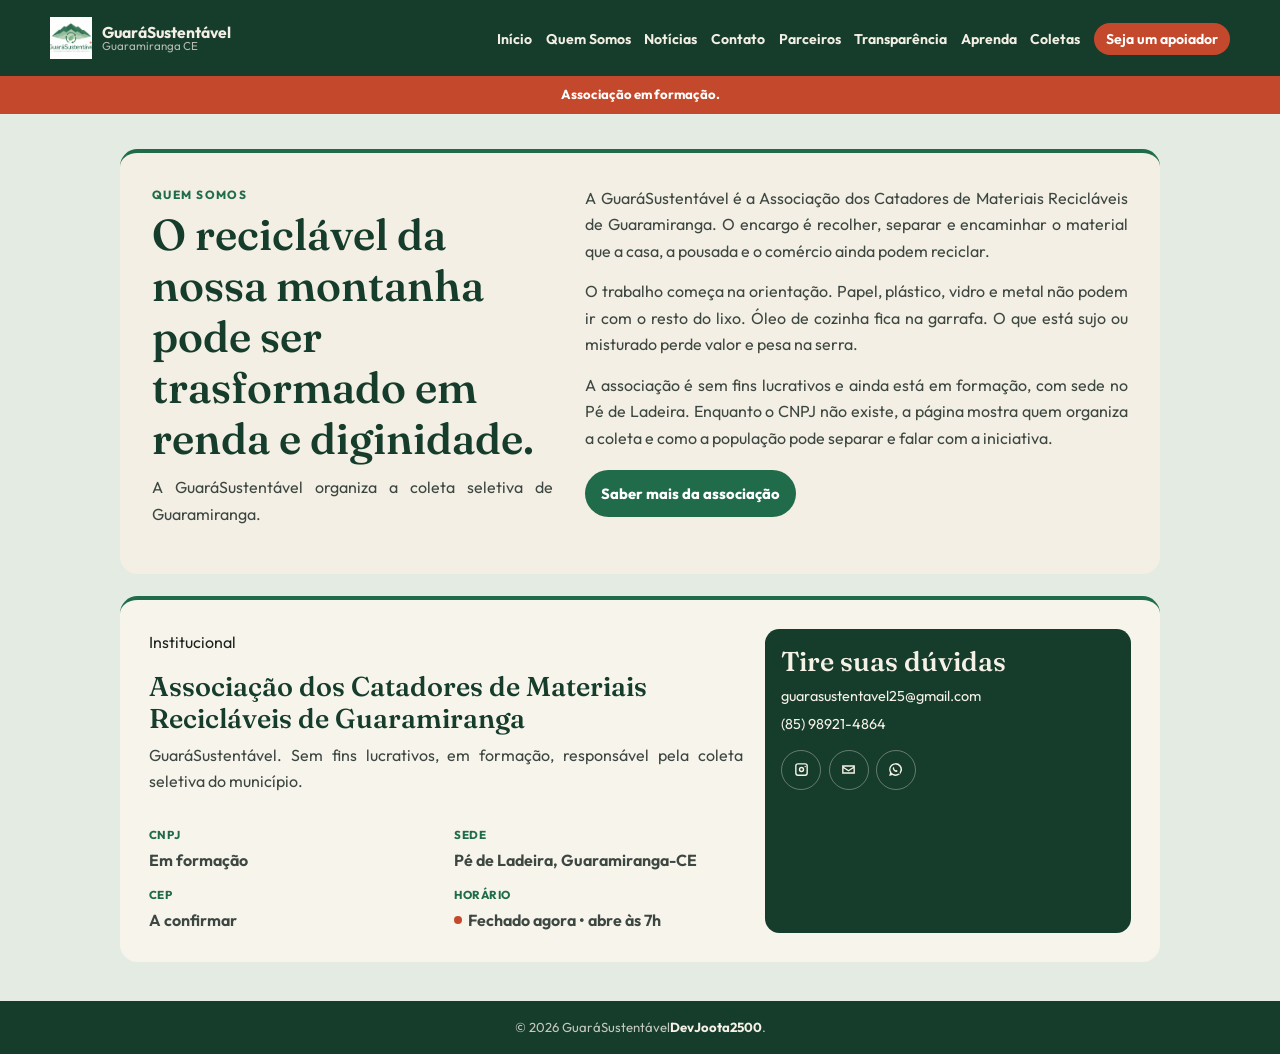
<file: index.html>
<!DOCTYPE html>
<html lang="pt-BR">

<head>
    <meta charset="UTF-8">
    <meta name="viewport" content="width=device-width, initial-scale=1.0">
    <title>GuaráSustentável | Associação de Catadores de Guaramiranga</title>
    <meta name="description" content="GuaráSustentável é a Associação dos Catadores de Materiais Recicláveis de Guaramiranga. Reciclagem, sustentabilidade, inclusão social e cuidado com a Serra de Guaramiranga.">
    <meta name="author" content="João Victor Rocha Costa - DevJoota2500">
    <link rel="icon" type="image/png" href="/favicon/favicon.png">
    <link rel="preconnect" href="https://fonts.googleapis.com">
    <link rel="preconnect" href="https://fonts.gstatic.com" crossorigin>
    <link href="https://fonts.googleapis.com/css2?family=Fraunces:opsz,wght@9..144,520;9..144,620&family=Outfit:wght@400;600;700&display=swap" rel="stylesheet">
    <link rel="stylesheet" href="/css/estilo.css">
</head>

<body id="inicio">
    <div id="montagem"></div>
    <script src="/js/nav.js"></script>
    <script src="/js/horario.js"></script>
    <script src="/js/partes.js"></script>
</body>

</html>
</file>
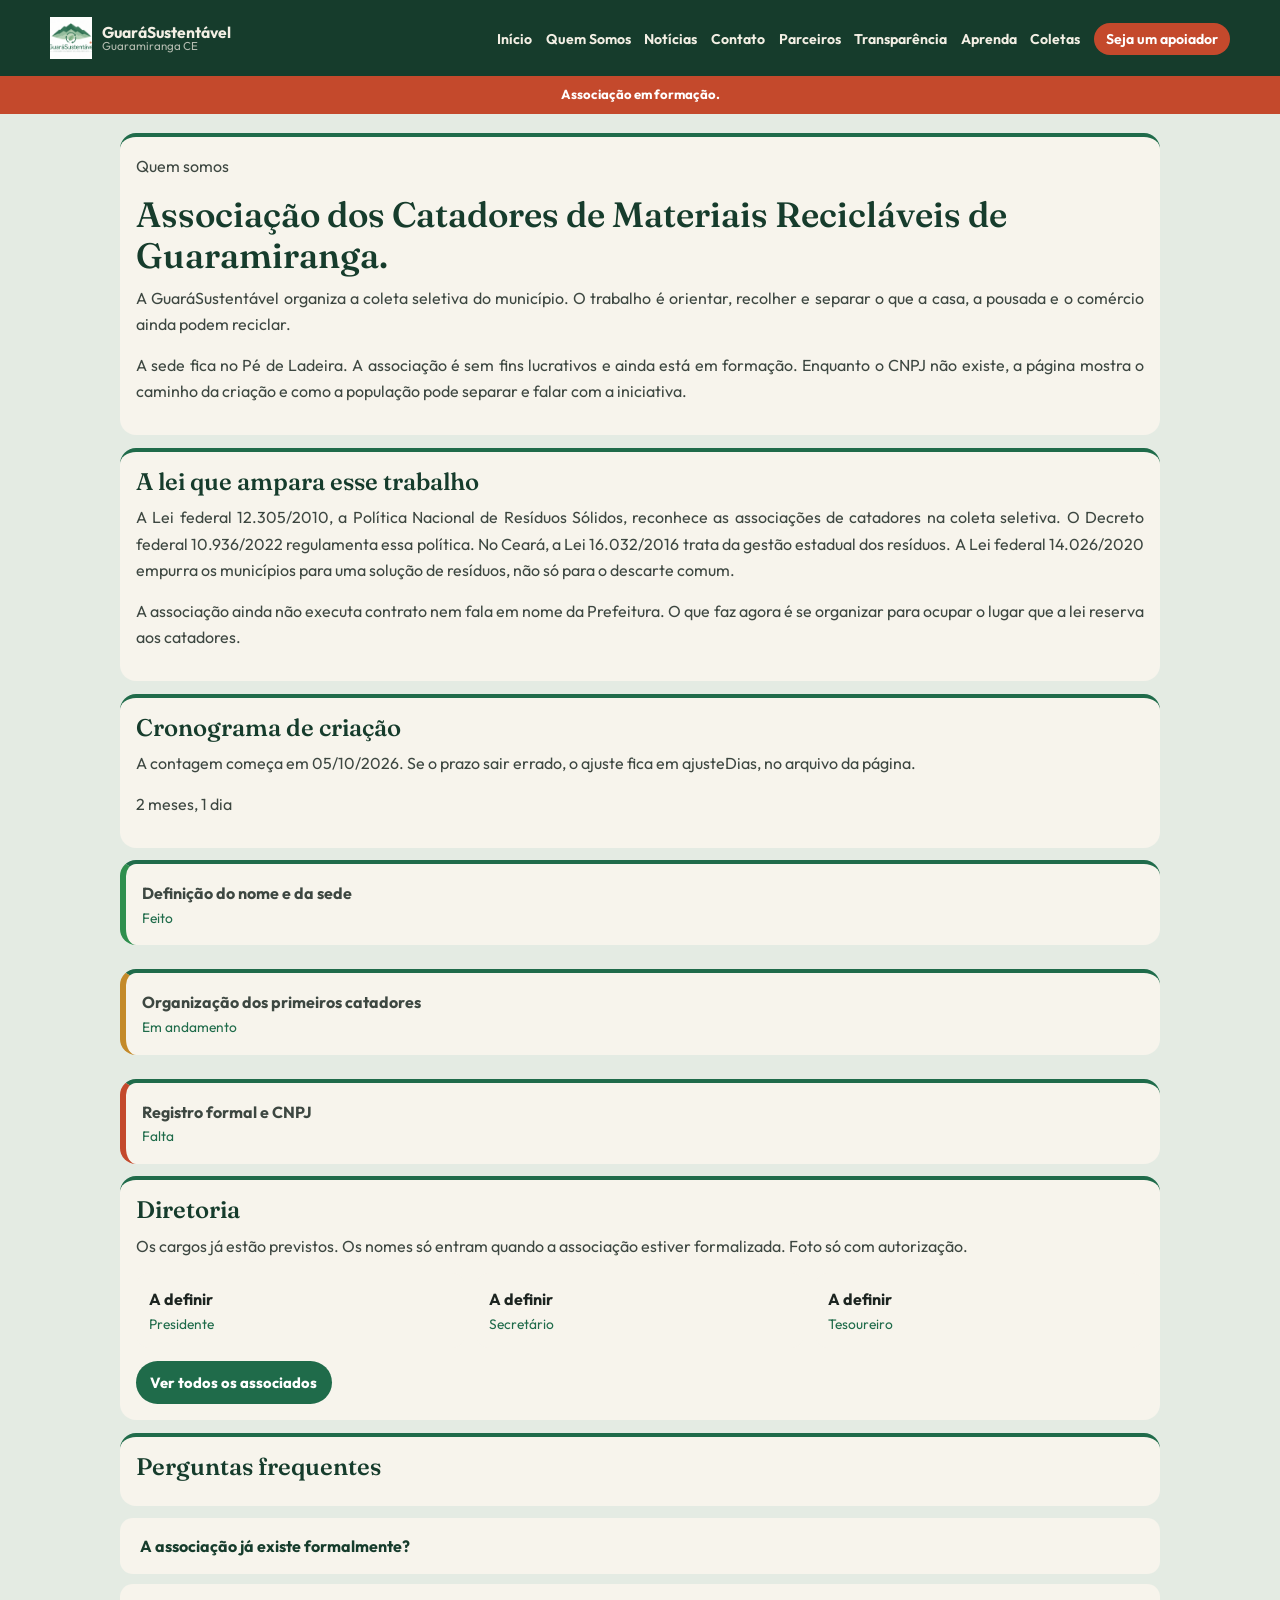
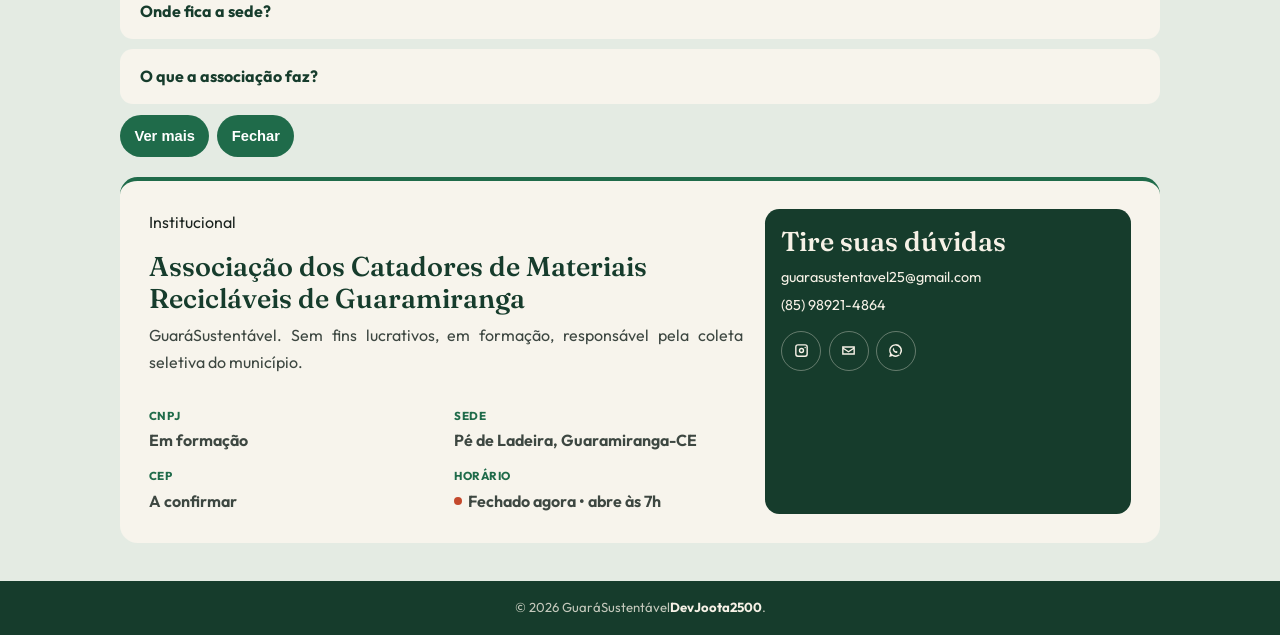
<file: paginas/quem-somos.html>
<!DOCTYPE html>
<html lang="pt-BR">

<head>
    <meta charset="UTF-8">
    <meta name="viewport" content="width=device-width, initial-scale=1.0">
    <title>Quem Somos | GuaráSustentável</title>
    <meta name="description" content="Conheça a Associação dos Catadores de Materiais Recicláveis de Guaramiranga, em formação no Pé de Ladeira.">
    <meta name="author" content="João Victor Rocha Costa - DevJoota2500">
    <link rel="icon" type="image/png" href="/favicon/favicon.png">
    <link rel="preconnect" href="https://fonts.googleapis.com">
    <link rel="preconnect" href="https://fonts.gstatic.com" crossorigin>
    <link href="https://fonts.googleapis.com/css2?family=Fraunces:opsz,wght@9..144,520;9..144,620&family=Outfit:wght@400;600;700&display=swap" rel="stylesheet">
    <link rel="stylesheet" href="/css/estilo.css">
    <link rel="stylesheet" href="/css/pagina-quem-somos.css">
</head>

<body>
    <div data-parte="header"></div>
    <main class="quemsomos">
        <section class="bloco">
            <p class="olho">Quem somos</p>
            <h1>Associação dos Catadores de Materiais Recicláveis de Guaramiranga.</h1>
            <p>A GuaráSustentável organiza a coleta seletiva do município. O trabalho é orientar, recolher e separar o que a casa, a pousada e o comércio ainda podem reciclar.</p>
            <p>A sede fica no Pé de Ladeira. A associação é sem fins lucrativos e ainda está em formação. Enquanto o CNPJ não existe, a página mostra o caminho da criação e como a população pode separar e falar com a iniciativa.</p>
        </section>
        <section class="bloco">
            <h2>A lei que ampara esse trabalho</h2>
            <p>A Lei federal 12.305/2010, a Política Nacional de Resíduos Sólidos, reconhece as associações de catadores na coleta seletiva. O Decreto federal 10.936/2022 regulamenta essa política. No Ceará, a Lei 16.032/2016 trata da gestão estadual dos resíduos. A Lei federal 14.026/2020 empurra os municípios para uma solução de resíduos, não só para o descarte comum.</p>
            <p>A associação ainda não executa contrato nem fala em nome da Prefeitura. O que faz agora é se organizar para ocupar o lugar que a lei reserva aos catadores.</p>
        </section>
        <section class="bloco">
            <h2>Cronograma de criação</h2>
            <p>A contagem começa em 05/10/2026. Se o prazo sair errado, o ajuste fica em ajusteDias, no arquivo da página.</p>
            <p class="tempo" id="tempo-criacao">Contando...</p>
        </section>
        <div class="cronograma">
            <article class="etapa feito"><strong>Definição do nome e da sede</strong><span>Feito</span></article>
            <article class="etapa andamento"><strong>Organização dos primeiros catadores</strong><span>Em andamento</span></article>
            <article class="etapa falta"><strong>Registro formal e CNPJ</strong><span>Falta</span></article>
        </div>
        <section class="bloco">
            <h2>Diretoria</h2>
            <p>Os cargos já estão previstos. Os nomes só entram quando a associação estiver formalizada. Foto só com autorização.</p>
            <div class="diretoria">
                <article><strong>A definir</strong><span>Presidente</span></article>
                <article><strong>A definir</strong><span>Secretário</span></article>
                <article><strong>A definir</strong><span>Tesoureiro</span></article>
            </div>
            <a class="acao" href="/paginas/associados.html">Ver todos os associados</a>
        </section>
        <section>
            <div class="bloco"><h2>Perguntas frequentes</h2></div>
            <div class="perguntas" id="perguntas"></div>
            <div class="acoes-faq">
                <button type="button" id="ver-mais">Ver mais</button>
                <button type="button" id="fechar" class="acao-clara">Fechar</button>
            </div>
        </section>
    </main>
    <div data-parte="institucional"></div>
    <div data-parte="footer"></div>
    <script src="/js/nav.js"></script>
    <script src="/js/horario.js"></script>
    <script src="/js/pagina-quem-somos.js"></script>
    <script src="/js/partes.js"></script>
</body>

</html>
</file>
<file: css/estilo.css>
@import url("global.css");
@import url("header.css");
@import url("nav.css");
@import url("index-quem-somos.css");
@import url("institucional.css");
@import url("footer.css");
@import url("pagina-quem-somos.css");
</file>
<file: css/pagina-quem-somos.css>
.quemsomos {
    width: min(var(--largura), calc(100% - 1.4rem));
    margin: 1.2rem auto;
}

.quemsomos .bloco,
.quemsomos .etapa {
    margin-bottom: 0.8rem;
    padding: 1rem;
    background: #f7f4ec;
    border-top: 4px solid var(--serra);
    border-radius: 1rem;
}

.quemsomos h1,
.quemsomos h2 {
    margin: 0 0 0.5rem;
    color: var(--serra-escura);
}

.quemsomos h1 { font-size: clamp(1.45rem, 3vw, 2.2rem); }

.quemsomos p,
.quemsomos .etapa strong {
    color: var(--pedra);
    text-align: justify;
    hyphens: auto;
}

.quemsomos .cronograma,
.quemsomos .diretoria { display: grid; gap: 0.7rem; }
.quemsomos .diretoria { grid-template-columns: repeat(3, 1fr); margin: 0.8rem 0; }
.quemsomos .diretoria article { padding: 0.8rem; background: #f7f4ec; border-radius: 0.8rem; }
.quemsomos .diretoria span,
.quemsomos .etapa span { display: block; color: var(--serra); font-size: 0.86rem; text-align: left; }
.feito { border-left: 6px solid #2f8f4e; }
.andamento { border-left: 6px solid #c48a2a; }
.falta { border-left: 6px solid #c4492c; }

.quemsomos .perguntas { display: grid; gap: 0.6rem; }
.quemsomos .pergunta { padding: 0.85rem; background: #f7f4ec; border-radius: 0.8rem; }
.quemsomos .pergunta button { width: 100%; border: 0; background: transparent; color: var(--serra-escura); font: inherit; font-weight: 700; text-align: left; cursor: pointer; }
.quemsomos .pergunta p { margin: 0.6rem 0 0; }

.quemsomos .acoes-faq { display: flex; flex-wrap: wrap; gap: 0.5rem; margin: 0.7rem 0 1rem; }
.quemsomos .acoes-faq button,
.quemsomos .acao { display: inline-flex; min-height: 42px; align-items: center; padding: 0.6rem 0.9rem; border: 0; border-radius: 999px; background: var(--serra); color: white; font-size: 0.92rem; font-weight: 750; cursor: pointer; }
.quemsomos .acao-clara { background: transparent; border: 1px solid var(--serra); color: var(--serra); }

@media (max-width: 760px) {
    .quemsomos h1 { font-size: 1.35rem; }
    .quemsomos h2 { font-size: 1.15rem; }
    .quemsomos .diretoria { grid-template-columns: 1fr; }
}
</file>
